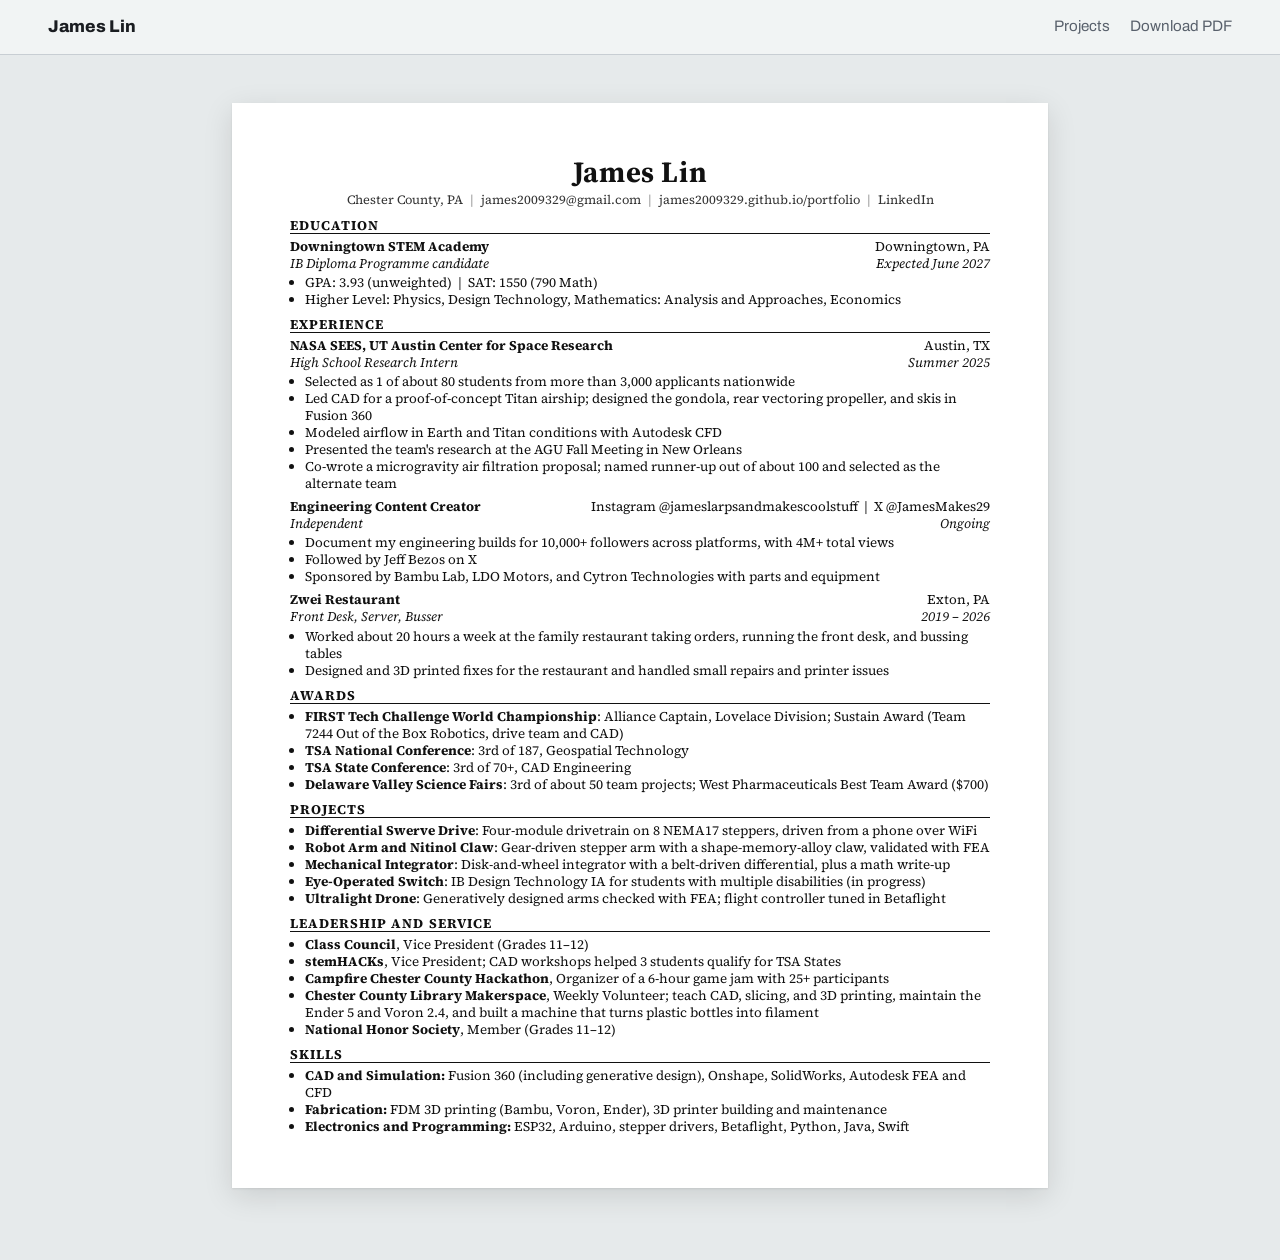
<file: resume.html>
<!DOCTYPE html>
<html lang="en">
<head>
  <meta charset="UTF-8">
  <meta name="viewport" content="width=device-width, initial-scale=1">
  <title>James Lin, resume</title>
  <meta name="description" content="Resume of James Lin, mechanical engineering student at Downingtown STEM Academy, class of 2027.">
  <link rel="icon" type="image/png" href="media/site/favicon.png">
  <link rel="preconnect" href="https://fonts.googleapis.com">
  <link rel="preconnect" href="https://fonts.gstatic.com" crossorigin>
  <link href="https://fonts.googleapis.com/css2?family=Archivo:wdth,wght@62..125,300..900&family=Source+Serif+4:ital,opsz,wght@0,8..60,400..700;1,8..60,400..700&display=swap" rel="stylesheet">
  <link rel="stylesheet" href="style.css?v=20">
  <link rel="stylesheet" href="resume.css?v=2">
  <script>
    try { var t = localStorage.getItem('theme'); if (t) document.documentElement.dataset.theme = t; } catch (e) {}
  </script>
</head>
<body class="resume-page">
  <header class="bar">
    <a class="bar-name" href="./">James Lin</a>
    <nav aria-label="Resume actions">
      <a href="./#projects">Projects</a>
      <a href="James-Lin-Resume.pdf" download>Download PDF</a>
    </nav>
  </header>

  <main class="paper">
    <article class="cv">
      <header class="cv-head">
        <h1>James Lin</h1>
        <p class="cv-contact">
          Chester County, PA
          <span>|</span> <a href="mailto:james2009329@gmail.com">james2009329@gmail.com</a>
          <span>|</span> <a href="https://james2009329.github.io/portfolio/">james2009329.github.io/portfolio</a>
          <span>|</span> <a href="https://www.linkedin.com/in/james-lin-72927a278/">LinkedIn</a>
        </p>
      </header>

      <section>
        <h2>Education</h2>
        <div class="cv-entry">
          <div class="cv-row"><strong>Downingtown STEM Academy</strong><span>Downingtown, PA</span></div>
          <div class="cv-row"><em>IB Diploma Programme candidate</em><span>Expected June 2027</span></div>
          <ul>
            <li>GPA: 3.93 (unweighted) &nbsp;|&nbsp; SAT: 1550 (790 Math)</li>
            <li>Higher Level: Physics, Design Technology, Mathematics: Analysis and Approaches, Economics</li>
          </ul>
        </div>
      </section>

      <section>
        <h2>Experience</h2>
        <div class="cv-entry">
          <div class="cv-row"><strong>NASA SEES, UT Austin Center for Space Research</strong><span>Austin, TX</span></div>
          <div class="cv-row"><em>High School Research Intern</em><span>Summer 2025</span></div>
          <ul>
            <li>Selected as 1 of about 80 students from more than 3,000 applicants nationwide</li>
            <li>Led CAD for a proof-of-concept Titan airship; designed the gondola, rear vectoring propeller, and skis in Fusion 360</li>
            <li>Modeled airflow in Earth and Titan conditions with Autodesk CFD</li>
            <li>Presented the team's research at the AGU Fall Meeting in New Orleans</li>
            <li>Co-wrote a microgravity air filtration proposal; named runner-up out of about 100 and selected as the alternate team</li>
          </ul>
        </div>
        <div class="cv-entry">
          <div class="cv-row"><strong>Engineering Content Creator</strong><span>Instagram @jameslarpsandmakescoolstuff &nbsp;|&nbsp; X @JamesMakes29</span></div>
          <div class="cv-row"><em>Independent</em><span>Ongoing</span></div>
          <ul>
            <li>Document my engineering builds for 10,000+ followers across platforms, with 4M+ total views</li>
            <li>Followed by Jeff Bezos on X</li>
            <li>Sponsored by Bambu Lab, LDO Motors, and Cytron Technologies with parts and equipment</li>
          </ul>
        </div>
        <div class="cv-entry">
          <div class="cv-row"><strong>Zwei Restaurant</strong><span>Exton, PA</span></div>
          <div class="cv-row"><em>Front Desk, Server, Busser</em><span>2019 &ndash; 2026</span></div>
          <ul>
            <li>Worked about 20 hours a week at the family restaurant taking orders, running the front desk, and bussing tables</li>
            <li>Designed and 3D printed fixes for the restaurant and handled small repairs and printer issues</li>
          </ul>
        </div>
      </section>

      <section>
        <h2>Awards</h2>
        <ul class="cv-list">
          <li><strong>FIRST Tech Challenge World Championship</strong>: Alliance Captain, Lovelace Division; Sustain Award (Team 7244 Out of the Box Robotics, drive team and CAD)</li>
          <li><strong>TSA National Conference</strong>: 3rd of 187, Geospatial Technology</li>
          <li><strong>TSA State Conference</strong>: 3rd of 70+, CAD Engineering</li>
          <li><strong>Delaware Valley Science Fairs</strong>: 3rd of about 50 team projects; West Pharmaceuticals Best Team Award ($700)</li>
        </ul>
      </section>

      <section>
        <h2>Projects</h2>
        <ul class="cv-list">
          <li><strong>Differential Swerve Drive</strong>: Four-module drivetrain on 8 NEMA17 steppers, driven from a phone over WiFi</li>
          <li><strong>Robot Arm and Nitinol Claw</strong>: Gear-driven stepper arm with a shape-memory-alloy claw, validated with FEA</li>
          <li><strong>Mechanical Integrator</strong>: Disk-and-wheel integrator with a belt-driven differential, plus a math write-up</li>
          <li><strong>Eye-Operated Switch</strong>: IB Design Technology IA for students with multiple disabilities (in progress)</li>
          <li><strong>Ultralight Drone</strong>: Generatively designed arms checked with FEA; flight controller tuned in Betaflight</li>
        </ul>
      </section>

      <section>
        <h2>Leadership and Service</h2>
        <ul class="cv-list">
          <li><strong>Class Council</strong>, Vice President (Grades 11&ndash;12)</li>
          <li><strong>stemHACKs</strong>, Vice President; CAD workshops helped 3 students qualify for TSA States</li>
          <li><strong>Campfire Chester County Hackathon</strong>, Organizer of a 6-hour game jam with 25+ participants</li>
          <li><strong>Chester County Library Makerspace</strong>, Weekly Volunteer; teach CAD, slicing, and 3D printing, maintain the Ender 5 and Voron 2.4, and built a machine that turns plastic bottles into filament</li>
          <li><strong>National Honor Society</strong>, Member (Grades 11&ndash;12)</li>
        </ul>
      </section>

      <section>
        <h2>Skills</h2>
        <ul class="cv-list cv-skills">
          <li><strong>CAD and Simulation:</strong> Fusion 360 (including generative design), Onshape, SolidWorks, Autodesk FEA and CFD</li>
          <li><strong>Fabrication:</strong> FDM 3D printing (Bambu, Voron, Ender), 3D printer building and maintenance</li>
          <li><strong>Electronics and Programming:</strong> ESP32, Arduino, stepper drivers, Betaflight, Python, Java, Swift</li>
        </ul>
      </section>
    </article>
  </main>
</body>
</html>
</file>
<file: style.css>
/* ---------- Tokens ---------- */
:root {
  --paper: #f3f5f5;      /* page, a cool drafting white */
  --sheet: #ffffff;      /* raised surfaces: tiles, dialogs */
  --ink: #1a1d21;        /* text and heavy rules */
  --graphite: #59616c;   /* secondary text, field labels */
  --rule: #c8ced3;       /* light rules inside title blocks */
  --dykem: #2346a8;      /* layout-fluid blue: links, focus, the one accent */
  --dykem-soft: #e3e8f6;
  --well: #e6eaeb;       /* behind contained renders */

  --wide: 125;
  --font: "Archivo", system-ui, sans-serif;
  --gutter: clamp(16px, 4vw, 48px);
  --max: 1240px;
  color-scheme: light;
}
@media (prefers-color-scheme: dark) {
  :root:not([data-theme="light"]) {
    --paper: #121519; --sheet: #1a1e24; --ink: #e7eaec; --graphite: #9aa3ad;
    --rule: #343b44; --dykem: #93a9ff; --dykem-soft: #222b45; --well: #dde2e5;
    color-scheme: dark;
  }
}
:root[data-theme="dark"] {
  --paper: #121519; --sheet: #1a1e24; --ink: #e7eaec; --graphite: #9aa3ad;
  --rule: #343b44; --dykem: #93a9ff; --dykem-soft: #222b45; --well: #dde2e5;
  color-scheme: dark;
}

/* ---------- Base ---------- */
*, *::before, *::after { box-sizing: border-box; }
html { scroll-behavior: smooth; scroll-padding-top: 72px; }
@media (prefers-reduced-motion: reduce) { html { scroll-behavior: auto; } *, *::before, *::after { transition: none !important; animation: none !important; } }
body {
  margin: 0;
  background: var(--paper);
  color: var(--ink);
  font-family: var(--font);
  font-size: 1.0625rem;
  line-height: 1.55;
  font-variation-settings: "wdth" 100;
  -webkit-font-smoothing: antialiased;
}
img, video, canvas { display: block; max-width: 100%; }
a { color: var(--dykem); text-underline-offset: 0.18em; text-decoration-thickness: 1px; }
a:hover { text-decoration-thickness: 2px; }
:focus-visible { outline: 2px solid var(--dykem); outline-offset: 3px; }
h1, h2, h3 { margin: 0; font-weight: 700; line-height: 1.05; }
p { margin: 0; }
.sr { position: absolute; width: 1px; height: 1px; overflow: hidden; clip: rect(0 0 0 0); white-space: nowrap; }
.skip { position: absolute; left: 12px; top: -48px; background: var(--ink); color: var(--paper); padding: 8px 12px; z-index: 50; }
.skip:focus { top: 12px; }

/* ---------- Top bar ---------- */
.bar {
  position: sticky; top: 0; z-index: 20;
  display: flex; align-items: center; gap: 24px;
  padding: 14px var(--gutter);
  background: color-mix(in srgb, var(--paper) 88%, transparent);
  backdrop-filter: blur(8px);
  border-bottom: 1px solid var(--rule);
}
.bar-name { font-weight: 800; font-stretch: 112%; color: var(--ink); text-decoration: none; margin-right: auto; }
.bar nav { display: flex; gap: 20px; flex-wrap: wrap; }
.bar nav a { color: var(--graphite); text-decoration: none; font-size: 0.95rem; }
.bar nav a:hover { color: var(--ink); }
.theme { background: none; border: 1px solid var(--rule); color: var(--ink); width: 34px; height: 34px; border-radius: 50%; display: grid; place-items: center; cursor: pointer; padding: 0; }
.theme svg { width: 18px; height: 18px; }
@media (max-width: 640px) {
  .bar { flex-wrap: wrap; gap: 8px 16px; padding-block: 10px; }
  .bar nav { order: 3; width: 100%; gap: 16px; overflow-x: auto; flex-wrap: nowrap; }
  html { scroll-padding-top: 96px; }
}

/* ---------- Layout ---------- */
main { max-width: var(--max); margin: 0 auto; padding: 0 var(--gutter); }
.section { padding-top: clamp(64px, 10vw, 120px); }
.section > h2 {
  font-size: clamp(2rem, 4.5vw, 3rem);
  font-weight: 800;
  font-stretch: 118%;
  letter-spacing: -0.01em;
  padding-bottom: 14px;
  border-bottom: 2px solid var(--ink);
  margin-bottom: 32px;
}
.sub { font-size: 1.35rem; font-stretch: 110%; margin: 56px 0 16px; }

/* ---------- Hero: laid out like a drawing sheet ---------- */
.hero { padding-top: clamp(20px, 4vw, 40px); }
.frame {
  position: relative;
  border: 1.5px solid var(--ink);
  padding: 22px;
  background: var(--paper);
}
.frame::before { content: ""; position: absolute; inset: 21px; border: 1px solid var(--ink); pointer-events: none; }
/* zone markers around the border, like the A–D / 1–8 grid on a real drawing */
.zones { position: absolute; display: flex; color: var(--graphite); font-size: 0.68rem; font-variant-numeric: tabular-nums; pointer-events: none; }
.zones span { flex: 1; display: grid; place-items: center; }
.zones-x { left: 22px; right: 22px; top: 0; height: 22px; }
.zones-x::after { content: ""; }
.zones-x span + span { border-left: 1px solid var(--rule); }
.zones-y { top: 22px; bottom: 22px; left: 0; width: 22px; flex-direction: column; }
.zones-y span + span { border-top: 1px solid var(--rule); }
.sheet-area {
  display: grid;
  grid-template-columns: minmax(0, 1fr) minmax(0, 1.1fr);
  grid-template-areas: "name name" "kick kick" "text print";
  grid-template-rows: auto auto 1fr;
  column-gap: clamp(24px, 4vw, 56px);
  padding: clamp(20px, 3.5vw, 44px) 0 0 clamp(20px, 3.5vw, 44px);
  position: relative;
}
.hero h1 {
  grid-area: name;
  font-size: clamp(3.6rem, 13.2vw, 11.5rem);
  font-weight: 850;
  font-stretch: 125%;
  letter-spacing: -0.035em;
  line-height: 0.86;
  margin-left: -0.04em;
  padding-right: clamp(20px, 3.5vw, 44px);
}
.hero-text { grid-area: text; align-self: center; padding: clamp(20px, 3vw, 36px) 0 clamp(24px, 3.5vw, 40px); display: grid; gap: 22px; }
.lede { font-size: clamp(1.2rem, 2vw, 1.55rem); line-height: 1.36; max-width: 28ch; font-stretch: 96%; }
.now-line { display: flex; align-items: center; gap: 14px; font-size: clamp(1.35rem, 2.4vw, 1.9rem); font-weight: 750; font-stretch: 112%; line-height: 1.15; color: var(--ink); padding: 16px 18px; border: 1.5px solid var(--ink); background: var(--dykem-soft); width: fit-content; max-width: 100%; }
.now-line .dot { width: 14px; height: 14px; top: 0; }
.dot { width: 9px; height: 9px; border-radius: 50%; background: var(--dykem); flex: none; position: relative; top: -1px; box-shadow: 0 0 0 0 var(--dykem); animation: pulse 2.4s ease-out infinite; }
@keyframes pulse { 0% { box-shadow: 0 0 0 0 color-mix(in srgb, var(--dykem) 55%, transparent); } 70%, 100% { box-shadow: 0 0 0 9px transparent; } }

.printer { grid-area: print; margin: clamp(12px, 2vw, 24px) clamp(20px, 3.5vw, 44px) clamp(20px, 3.5vw, 40px) 0; align-self: end; }
.print-bed { position: relative; aspect-ratio: 966 / 615; border-bottom: 3px solid var(--ink); }
.print-bed::after { /* the build plate's front lip */
  content: ""; position: absolute; left: -2%; right: -2%; bottom: -9px; height: 6px; background: var(--rule);
}
.print-bed canvas, .print-fallback { position: absolute; inset: 0; width: 100%; height: 100%; }
.print-fallback { object-fit: contain; }
.printer.live .print-fallback { display: none; }
.printer.flying canvas { animation: hover 3.2s ease-in-out infinite; }
@keyframes hover { 0%, 100% { transform: translateY(0); } 50% { transform: translateY(-7px); } }
.printer figcaption { display: flex; justify-content: space-between; gap: 12px; margin-top: 18px; font-size: 0.85rem; color: var(--graphite); font-variant-numeric: tabular-nums; }
.link-btn { background: none; border: 0; padding: 0; font: inherit; color: var(--dykem); text-decoration: underline; text-underline-offset: 0.18em; cursor: pointer; }

.hero-block { grid-area: block; width: auto; min-width: min(100%, 380px); justify-self: start; align-self: end; border-bottom: 0; }
.hero-block td a { color: var(--ink); }

@media (max-width: 820px) {
  .sheet-area { grid-template-columns: 1fr; grid-template-areas: "name" "kick" "print" "text"; grid-template-rows: none; padding: 20px 0 0 18px; }
  .printer { margin: 20px 18px 24px 0; }
  .hero-text { padding: 0 18px 28px 0; }
  .hero-block { border-left: 1.5px solid var(--ink); }
  .hero-block { justify-self: stretch; }
}
@media (max-width: 560px) {
  .frame { padding: 10px; }
  .frame::before { inset: 9px; }
  .zones { display: none; }
}

/* The title block: borrowed from the corner of an engineering drawing */
.block {
  width: 100%;
  border-collapse: collapse;
  border: 1.5px solid var(--ink);
  background: var(--sheet);
  font-size: 0.9rem;
}
.block th, .block td { border: 1px solid var(--rule); padding: 7px 10px; text-align: left; vertical-align: top; }
.block th { color: var(--graphite); font-weight: 500; width: 34%; white-space: nowrap; font-stretch: 92%; }
.block td { font-weight: 550; }
.block tr:first-child > * { border-top: 0; }
.block tr > :first-child { border-left: 0; }
.block tr > :last-child { border-right: 0; }
.block tr:last-child > * { border-bottom: 0; }

/* ---------- Project tiles ---------- */
.tile {
  display: flex; flex-direction: column;
  width: 100%; padding: 0; margin: 0; text-align: left;
  font: inherit; color: inherit; background: var(--sheet);
  border: 1.5px solid var(--ink);
  cursor: pointer;
  transition: transform .18s ease, box-shadow .18s ease;
}
.tile:hover { transform: translate(-3px, -3px); box-shadow: 3px 3px 0 var(--ink); }
.tile-img { aspect-ratio: 4 / 3; overflow: hidden; background: var(--sheet); border-bottom: 1px solid var(--rule); position: relative; }
/* the whole photo always shows; a blurred copy fills the empty space around tall or wide shots */
.tile-img video.clip { position: relative; width: 100%; height: 100%; object-fit: contain; display: block; }
.tile-img img { position: relative; width: 100%; height: 100%; object-fit: contain; }
.tile-img img.fill { position: absolute; inset: -12%; width: 124%; height: 124%; object-fit: cover; filter: blur(18px) saturate(1.1); opacity: 0.55; }
.tile-img.contain { background: var(--well); }
.tile-img.contain img { object-fit: contain; padding: 6%; mix-blend-mode: multiply; }
.tile-text { padding: 14px 16px 16px; display: grid; gap: 6px; }
.tile h3 { font-size: 1.2rem; font-stretch: 108%; line-height: 1.15; }
.tile p { color: var(--graphite); font-size: 0.95rem; line-height: 1.45; }
.tile .block { border: 0; border-top: 1px solid var(--rule); font-size: 0.82rem; margin-top: auto; }
.tile .block th, .tile .block td { padding: 6px 16px; }
.tile .block th { padding-right: 8px; }

.featured { display: grid; grid-template-columns: repeat(3, 1fr); gap: 20px; }
.featured .tile h3 { font-size: 1.45rem; }
.grid { display: grid; grid-template-columns: repeat(auto-fill, minmax(230px, 1fr)); gap: 20px; margin-top: 20px; }
@media (max-width: 960px) { .featured { grid-template-columns: 1fr 1fr; } .featured .tile:first-child { grid-column: 1 / -1; } }
@media (max-width: 560px) { .featured { grid-template-columns: 1fr; } }

.models {
  margin-top: 40px; padding: 20px 0; border-top: 1px solid var(--rule); border-bottom: 1px solid var(--rule);
  display: flex; flex-wrap: wrap; gap: 12px 32px; align-items: baseline; justify-content: space-between;
}
.models p { font-size: 1.15rem; max-width: 60ch; }
.models-links { display: flex; gap: 20px; }

/* ---------- Awards ---------- */
.awards { width: 100%; border-collapse: collapse; }
.awards thead th { text-align: left; font-weight: 500; color: var(--graphite); font-size: 0.85rem; padding: 0 12px 10px 0; border-bottom: 1px solid var(--ink); }
.awards td, .awards tbody th { padding: 16px 12px 16px 0; border-bottom: 1px solid var(--rule); vertical-align: top; text-align: left; }
.awards td:first-child { font-variant-numeric: tabular-nums; color: var(--graphite); width: 4.5em; }
.awards tbody th { font-weight: 700; font-stretch: 106%; width: 42%; }
.awards tbody th span { display: block; font-weight: 400; font-stretch: 100%; color: var(--graphite); font-size: 0.9rem; margin-top: 2px; }
.awards ul { margin: 0; padding: 0; list-style: none; }
.row-links { margin-top: 8px; display: flex; gap: 16px; flex-wrap: wrap; font-size: 0.92rem; }
@media (max-width: 640px) {
  .awards thead { display: none; }
  .awards tr { display: grid; grid-template-columns: 3.5em 1fr; border-bottom: 1px solid var(--rule); padding: 14px 0; }
  .awards td, .awards tbody th { border: 0; padding: 0; width: auto; }
  .awards tr > :last-child { grid-column: 2; margin-top: 6px; }
}

.skills { margin: 0; display: grid; grid-template-columns: repeat(auto-fit, minmax(220px, 1fr)); border-top: 1px solid var(--ink); }
.skills div { padding: 14px 16px 14px 0; border-bottom: 1px solid var(--rule); }
.skills dt { font-weight: 700; }
.skills dd { margin: 4px 0 0; color: var(--graphite); }

/* ---------- About ---------- */
.about { display: grid; grid-template-columns: minmax(0, 1fr) minmax(0, 0.9fr); gap: 0 56px; }
.about > h2 { grid-column: 1 / -1; }
.about-block { grid-column: 1; margin-top: 28px; max-width: 34em; }
.about-photo { grid-column: 2; grid-row: 2 / span 2; }
.about-body { display: grid; align-content: start; gap: 16px; font-size: 1.2rem; line-height: 1.55; max-width: 34em; }
.about-photo { margin: 0; }
.about-photo img { width: 100%; height: auto; border: 1.5px solid var(--ink); }
.about-photo figcaption { color: var(--graphite); font-size: 0.9rem; margin-top: 8px; }
@media (max-width: 760px) { .about { grid-template-columns: 1fr; gap: 28px; } .about-block, .about-photo { grid-column: 1; grid-row: auto; margin-top: 0; } }

/* ---------- Contact ---------- */
.contact-main { font-size: clamp(1.5rem, 4.6vw, 3rem); font-weight: 750; font-stretch: 112%; letter-spacing: -0.01em; overflow-wrap: anywhere; }
.contact-main a { color: var(--ink); text-decoration-color: var(--dykem); text-decoration-thickness: 3px; }
.contact-note { color: var(--graphite); margin-top: 16px; max-width: 60ch; }
.contact-links { display: flex; gap: 24px; flex-wrap: wrap; margin-top: 28px; font-size: 1.05rem; }

.foot { max-width: var(--max); margin: clamp(64px, 10vw, 120px) auto 0; padding: 24px var(--gutter) 40px; border-top: 1px solid var(--rule); color: var(--graphite); font-size: 0.88rem; display: flex; justify-content: space-between; gap: 8px 24px; flex-wrap: wrap; }

/* ---------- Dialogs ---------- */
dialog { color: var(--ink); border: 0; padding: 0; }
dialog::backdrop { background: rgb(10 12 15 / 0.72); }
.close { position: absolute; top: 12px; right: 12px; width: 40px; height: 40px; display: grid; place-items: center; border-radius: 50%; border: 1px solid var(--rule); background: var(--sheet); color: var(--ink); cursor: pointer; padding: 0; z-index: 3; }
.close svg { width: 18px; height: 18px; }

.sheet {
  width: min(1180px, calc(100vw - 32px)); max-width: none;
  max-height: calc(100dvh - 32px);
  background: var(--sheet);
  border: 1.5px solid var(--ink);
  overflow: auto;
}
.sheet[open] { animation: sheet-in .22s ease-out; }
@keyframes sheet-in { from { opacity: 0; transform: translateY(12px); } }
.sheet-head { position: sticky; top: 0; z-index: 2; background: var(--sheet); border-bottom: 1px solid var(--rule); padding: 18px 64px 16px 24px; }
.sheet-head .close { top: 50%; transform: translateY(-50%); }
.sheet-head h2 { font-size: clamp(1.5rem, 3vw, 2.2rem); font-weight: 800; font-stretch: 115%; }
.sheet-body { display: grid; grid-template-columns: minmax(0, 1.5fr) minmax(300px, 1fr); }
.viewer { padding: 20px 24px 24px; border-right: 1px solid var(--rule); min-width: 0; }
.stage { background: var(--well); display: grid; place-items: center; overflow: hidden; min-height: 240px; }
/* the stage takes each photo's or video's own shape, up to the height of the screen */
.stage img, .stage video { display: block; width: auto; height: auto; max-width: 100%; max-height: min(72vh, 760px); }
.stage video { width: 100%; }
.stage video.tall { width: auto; }
.stage img { cursor: zoom-in; }
.stage-cap { color: var(--graphite); font-size: 0.92rem; margin-top: 10px; min-height: 1.4em; }
.thumbs { display: flex; gap: 8px; margin-top: 14px; overflow-x: auto; padding: 3px; }
.thumbs button { flex: 0 0 auto; width: 78px; height: 60px; padding: 0; border: 1px solid var(--rule); background: var(--well); cursor: pointer; position: relative; }
.thumbs button img { width: 100%; height: 100%; object-fit: cover; }
.thumbs button[aria-current="true"] { outline: 2px solid var(--dykem); outline-offset: 1px; border-color: transparent; }
.thumbs .play { position: absolute; inset: 0; display: grid; place-items: center; color: #fff; background: rgb(0 0 0 / 0.35); }
.thumbs .play svg { width: 22px; height: 22px; }
.notes { padding: 20px 24px 28px; display: grid; gap: 24px; align-content: start; }
.notes h3 { font-size: 1.05rem; font-stretch: 108%; margin-bottom: 6px; }
.notes p, .notes li { color: var(--graphite); line-height: 1.6; }
.notes ul { margin: 0; padding-left: 1.1em; display: grid; gap: 4px; }
.notes .lead { color: var(--ink); font-size: 1.1rem; line-height: 1.45; }
.links { display: grid; gap: 8px; }
.btn { display: inline-flex; align-items: center; gap: 8px; justify-self: start; padding: 10px 16px; border: 1.5px solid var(--ink); background: var(--ink); color: var(--paper); font: inherit; font-weight: 600; cursor: pointer; text-decoration: none; }
.btn:hover { background: var(--dykem); border-color: var(--dykem); }
@media (max-width: 820px) {
  .sheet { width: 100vw; max-height: 100dvh; height: 100dvh; margin: 0; border: 0; }
  .sheet-body { grid-template-columns: 1fr; }
  .viewer { border-right: 0; border-bottom: 1px solid var(--rule); padding: 16px; }
  .notes { padding: 20px 16px 32px; }
  .sheet-head { padding: 14px 60px 12px 16px; }
}

.zoom { background: transparent; max-width: 100vw; max-height: 100dvh; width: 100vw; height: 100dvh; margin: 0; display: none; place-items: center; }
.zoom[open] { display: grid; }
.zoom img { max-width: calc(100vw - 32px); max-height: calc(100dvh - 32px); object-fit: contain; background: var(--sheet); }

.model { width: min(1000px, calc(100vw - 32px)); height: min(720px, calc(100dvh - 32px)); max-width: none; max-height: none; background: #15181c; overflow: hidden; }
.model canvas { width: 100%; height: 100%; touch-action: none; cursor: grab; }
.model-status { position: absolute; inset: 0; display: grid; place-items: center; color: #d6dade; pointer-events: none; }
.model-hint { position: absolute; left: 16px; bottom: 12px; color: #8b939c; font-size: 0.85rem; pointer-events: none; }

/* ---------- Sponsors ---------- */
/* sponsor collage: two photos and two logo tiles, set like prints pinned to a board */
.sponsor-collage {
  display: grid; grid-template-columns: 1fr 1.25fr 1fr 1fr; grid-template-rows: auto auto;
  gap: 16px; align-items: center; max-width: 1100px; padding: 12px 0 24px;
}
.sc-photo { margin: 0; border: 1.5px solid var(--ink); background: var(--sheet); padding: 8px 8px 10px; box-shadow: 4px 4px 0 var(--ink); }
.sc-photo img { width: 100%; aspect-ratio: 3 / 4; object-fit: cover; }
.sc-photo figcaption { font-size: 0.82rem; color: var(--graphite); margin-top: 6px; text-align: center; font-weight: 600; }
.sc-bambu-photo { grid-column: 1; grid-row: 1 / span 2; transform: rotate(-2.5deg); }
.sc-h2d-photo { grid-column: 3; grid-row: 1 / span 2; transform: rotate(1.5deg); z-index: 1; }
.sc-ldo-photo { grid-column: 4; grid-row: 1 / span 2; transform: rotate(-1.5deg); }
.sc-logo {
  display: grid; justify-items: center; gap: 10px; padding: 24px 16px;
  border: 1.5px solid var(--ink); background: #fff; color: #1a1d21; text-decoration: none; text-align: center;
  transition: transform .15s ease;
}
.sc-logo:hover { transform: translateY(-3px); }
.sc-bambu { grid-column: 2; grid-row: 1; grid-template-columns: auto auto; align-items: center; justify-content: center; column-gap: 12px; transform: rotate(1deg); }
.sc-ldo { grid-column: 2; grid-row: 2; transform: rotate(-1deg); }
.sc-mark { width: 46px; height: 46px; }
.sc-word { font-weight: 800; font-stretch: 108%; font-size: 1.65rem; letter-spacing: -0.01em; white-space: nowrap; }
.sc-wordmark { width: min(240px, 100%); height: auto; }
.sc-what { grid-column: 1 / -1; font-size: 0.92rem; color: #59616c; font-weight: 600; }
@media (max-width: 860px) {
  .sponsor-collage { grid-template-columns: 1fr 1fr; grid-template-rows: none; }
  .sc-bambu-photo { grid-column: 1; grid-row: 1; }
  .sc-h2d-photo { grid-column: 2; grid-row: 1; }
  .sc-bambu { grid-column: 1 / -1; grid-row: 2; }
  .sc-ldo { grid-column: 1; grid-row: 3; }
  .sc-ldo-photo { grid-column: 2; grid-row: 3; }
  .sc-word { font-size: 1.4rem; }
}

/* ---------- Footnotes ---------- */
sup { font-size: 0.65em; line-height: 0; }
sup a { text-decoration: none; padding: 0 1px; }
.fn { width: 100%; }

.kicker { grid-area: kick; margin-top: 14px; font-size: clamp(1rem, 1.6vw, 1.25rem); font-stretch: 115%; font-weight: 600; color: var(--graphite); }

/* ---------- Views counter ---------- */
.reach {
  padding: clamp(48px, 8vw, 96px) 0 0;
  display: grid; grid-template-columns: auto minmax(220px, 300px); gap: 16px clamp(20px, 3vw, 40px);
  align-items: start;
}
.reach-num {
  display: block; white-space: nowrap; text-decoration: none;
  font-size: clamp(3.4rem, 11.5vw, 10rem);
  font-weight: 850; font-stretch: 125%; letter-spacing: -0.03em; line-height: 0.9;
  font-variant-numeric: tabular-nums;
  color: var(--dykem);
}
.reach-num:hover { text-decoration: underline; text-decoration-thickness: 6px; text-underline-offset: 0.12em; }
.reach-meta { display: grid; gap: 10px; padding-bottom: 6px;
  /* line the top of "views" up with the top of the digits */
  margin-top: calc(0.088 * clamp(3.4rem, 11.5vw, 10rem) - 0.17 * clamp(1.3rem, 2.6vw, 2rem) - 1px); }
.reach-label { display: block; color: var(--ink); text-decoration: none; font-size: clamp(1.3rem, 2.6vw, 2rem); font-weight: 700; font-stretch: 112%; line-height: 1.1; }
.reach-label span { display: block; font-size: 1rem; font-weight: 500; font-stretch: 100%; color: var(--graphite); margin-top: 4px; }
.reach-label:hover span { color: var(--dykem); }
.reach-followers { font-weight: 700; font-size: 1rem; }
@media (max-width: 900px) {
  .reach { grid-template-columns: 1fr; }
  .reach-meta { max-width: 340px; margin-top: 0; }
}

.contact-label { font-weight: 600; margin-top: 20px; color: var(--graphite); }
.contact-label + .contact-main { margin-top: 4px; }
.about-block td a { color: var(--ink); }

.note-links { display: flex; flex-wrap: wrap; gap: 6px 18px; margin-top: 8px; }
.note p + p { margin-top: 8px; }
.btn-sm { margin-top: 10px; padding: 7px 12px; font-size: 0.9rem; }

.aside-note { margin-top: 8px; padding-top: 18px; border-top: 1px solid var(--rule); display: grid; gap: 10px; font-size: 0.95rem; }
.aside-note p { color: var(--graphite); }
.aside-note img { width: 100%; max-width: 360px; border: 1px solid var(--rule); }

.reach-x { display: grid; gap: 6px; margin-top: 4px; padding-top: 12px; border-top: 1px solid var(--rule); color: var(--graphite); text-decoration: none; font-size: 0.88rem; }
.reach-x img { width: 100%; height: auto; border-radius: 10px; }
.reach-x b { color: var(--ink); font-weight: 650; }
.reach-x:hover b { color: var(--dykem); text-decoration: underline; }
</file>
<file: resume.css>
/* Resume: a conventional one-page document, shown as a sheet of paper on screen */
.resume-page { background: var(--well); }
.paper { padding: clamp(16px, 4vw, 48px) var(--gutter) 72px; }
.cv {
  --cv-ink: #111;
  --cv-muted: #333;
  max-width: 8.5in; margin: 0 auto; padding: 0.55in 0.6in;
  background: #fff; color: var(--cv-ink);
  box-shadow: 0 1px 2px rgb(0 0 0 / 0.08), 0 8px 28px rgb(0 0 0 / 0.12);
  font-family: "Source Serif 4", Georgia, "Times New Roman", serif;
  font-size: 10pt; line-height: 1.28;
  color-scheme: light;
}
.cv a { color: inherit; text-decoration: none; }
.cv a:hover { text-decoration: underline; }
.cv-head { text-align: center; margin-bottom: 6px; }
.cv-head h1 { font-family: inherit; font-size: 22pt; font-weight: 700; letter-spacing: 0.02em; line-height: 1.1; }
.cv-contact { margin-top: 4px; font-size: 9.5pt; color: var(--cv-muted); }
.cv-contact span { margin: 0 4px; color: #888; }
.cv h2 {
  font-family: inherit; font-size: 10pt; font-weight: 700; letter-spacing: 0.08em; text-transform: uppercase;
  border-bottom: 0.75pt solid var(--cv-ink); padding-bottom: 1px; margin: 9px 0 4px;
}
.cv-entry + .cv-entry { margin-top: 6px; }
.cv-row { display: flex; justify-content: space-between; align-items: baseline; gap: 12px; }
.cv-row span { text-align: right; white-space: nowrap; }
.cv-row strong { font-weight: 700; }
.cv-row em, .cv-row:nth-child(2) span { font-style: italic; }
.cv ul { margin: 2px 0 0; padding-left: 1.15em; }
.cv li { margin: 0; }
.cv ul.cv-list { margin-top: 0; }
@media (max-width: 700px) {
  .cv { padding: 22px 18px; font-size: 10pt; }
  .cv-row { flex-wrap: wrap; gap: 0 12px; }
  .cv-row span { white-space: normal; text-align: left; }
  .cv-contact span { display: none; }
  .cv-contact a { display: block; }
}

@page { size: Letter; margin: 0; }
@media print {
  .resume-page { background: #fff; }
  .bar, .skip { display: none !important; }
  .paper { padding: 0; }
  .cv { max-width: none; box-shadow: none; padding: 0.45in 0.55in; }
}
</file>
